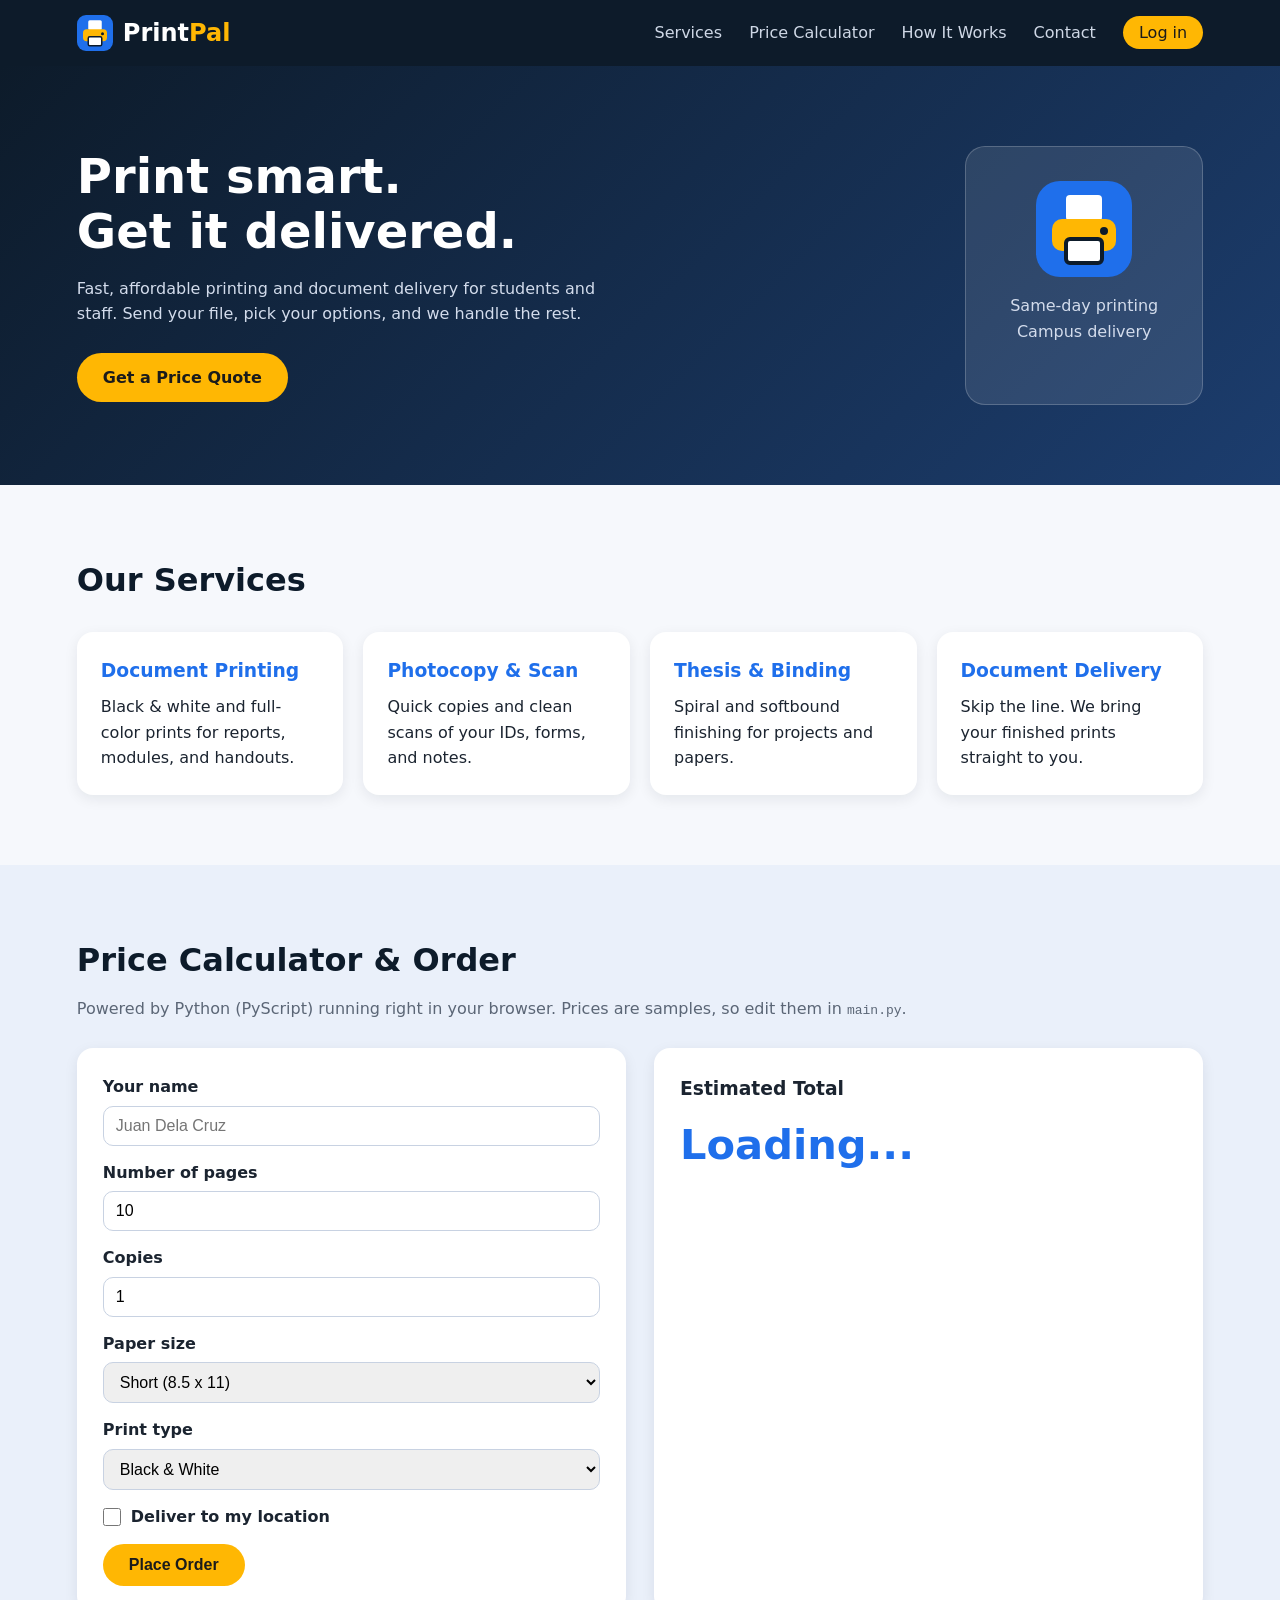
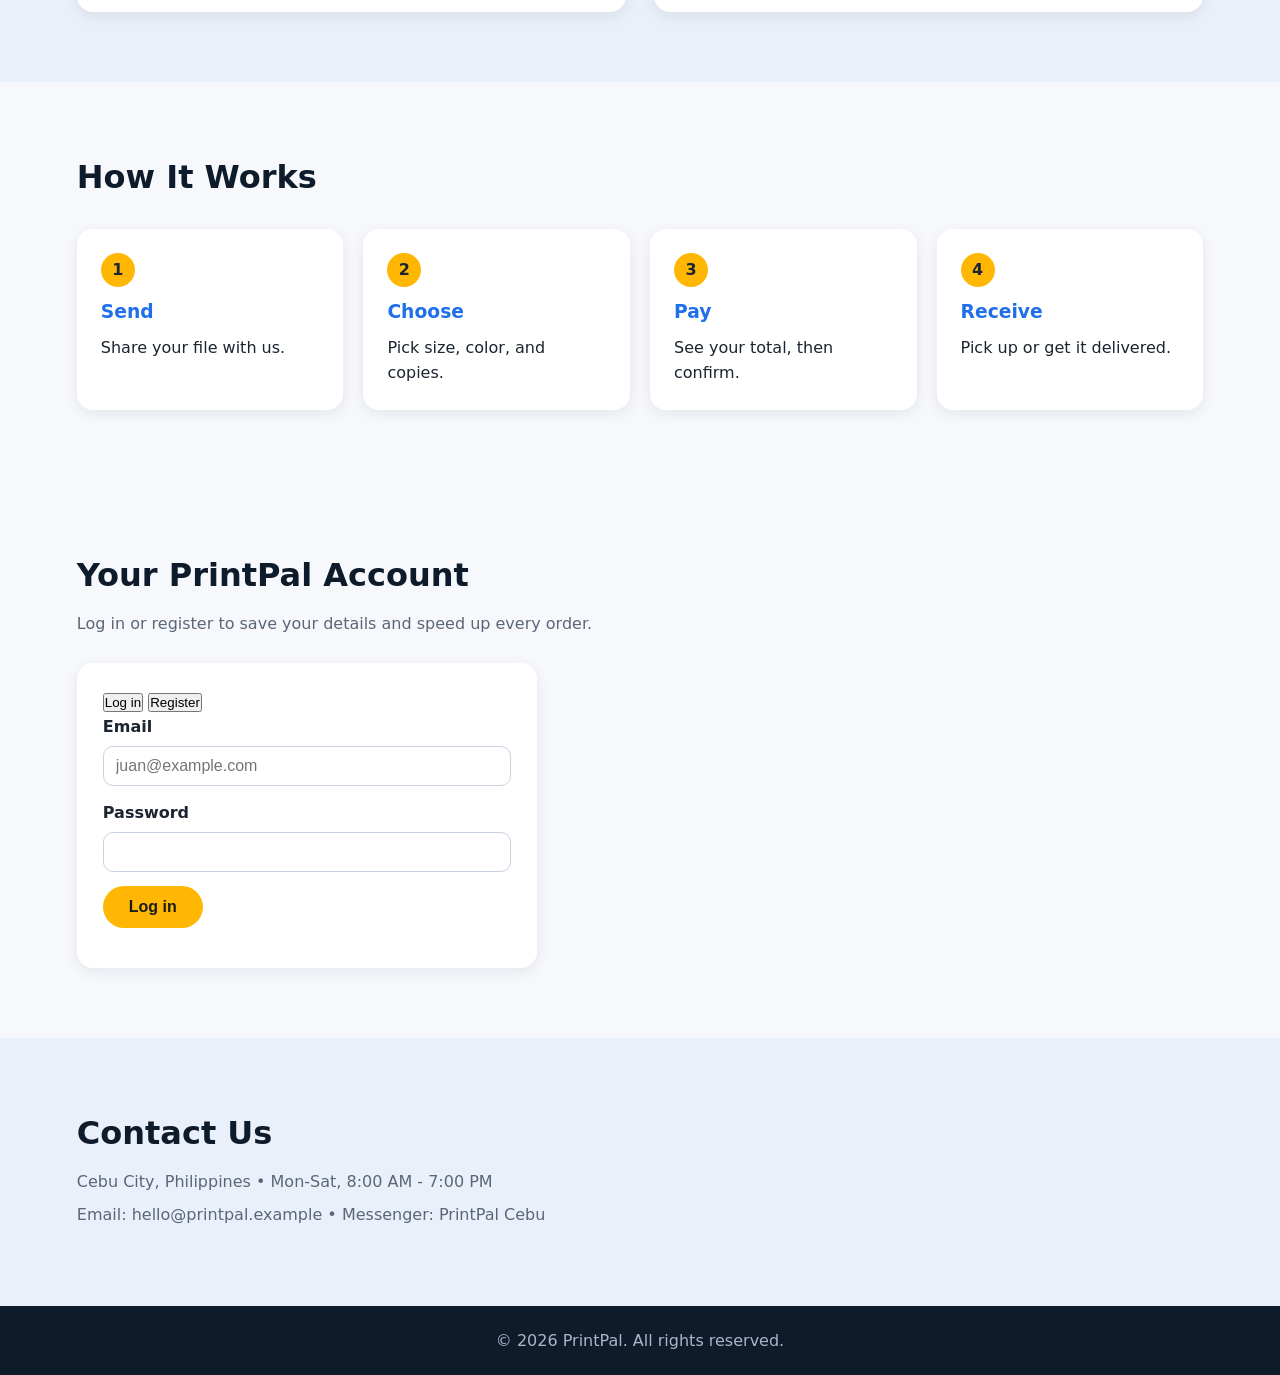
<file: index.html>
<!DOCTYPE html>
<html lang="en">
<head>
  <meta charset="UTF-8">
  <meta name="viewport" content="width=device-width, initial-scale=1">
  <title>PrintPal | Campus Printing & Document Delivery</title>
  <link rel="icon" href="data:image/svg+xml,%3Csvg%20xmlns%3D%22http%3A//www.w3.org/2000/svg%22%20viewBox%3D%220%200%2048%2048%22%20width%3D%2248%22%20height%3D%2248%22%20aria-hidden%3D%22true%22%3E%3Crect%20width%3D%2248%22%20height%3D%2248%22%20rx%3D%2212%22%20fill%3D%22%231f6feb%22/%3E%3Crect%20x%3D%2215%22%20y%3D%227%22%20width%3D%2218%22%20height%3D%2213%22%20rx%3D%222%22%20fill%3D%22%23fff%22/%3E%3Crect%20x%3D%228%22%20y%3D%2219%22%20width%3D%2232%22%20height%3D%2216%22%20rx%3D%225%22%20fill%3D%22%23ffb703%22/%3E%3Crect%20x%3D%2215%22%20y%3D%2229%22%20width%3D%2218%22%20height%3D%2212%22%20rx%3D%222%22%20fill%3D%22%23fff%22%20stroke%3D%22%230d1b2a%22%20stroke-width%3D%222%22/%3E%3Ccircle%20cx%3D%2234%22%20cy%3D%2225%22%20r%3D%222%22%20fill%3D%22%230d1b2a%22/%3E%3C/svg%3E">
  <link rel="stylesheet" href="style.css">
  <!-- PyScript (runs Python in the browser) -->
  <link rel="stylesheet" href="https://pyscript.net/releases/2024.11.1/core.css">
  <script type="module" src="https://pyscript.net/releases/2024.11.1/core.js"></script>
</head>
<body>

  <header class="nav">
    <a href="#home" class="logo"><svg class="logo-mark" viewBox="0 0 48 48" width="36" height="36" aria-hidden="true"><rect width="48" height="48" rx="12" fill="#1f6feb"/><rect x="15" y="7" width="18" height="13" rx="2" fill="#fff"/><rect x="8" y="19" width="32" height="16" rx="5" fill="#ffb703"/><rect x="15" y="29" width="18" height="12" rx="2" fill="#fff" stroke="#0d1b2a" stroke-width="2"/><circle cx="34" cy="25" r="2" fill="#0d1b2a"/></svg><b>Print<span>Pal</span></b></a>
    <nav>
      <a href="#services">Services</a>
      <a href="#calculator">Price Calculator</a>
      <a href="#how">How It Works</a>
      <a href="#contact">Contact</a>
      <a href="#register" class="nav-cta" id="nav-user">Log in</a>
      <button type="button" class="nav-logout" id="nav-logout" hidden>Log out</button>
    </nav>
  </header>

  <section id="home" class="hero">
    <div class="hero-text">
      <h1>Print smart.<br>Get it delivered.</h1>
      <p>Fast, affordable printing and document delivery for students and staff. Send your file, pick your options, and we handle the rest.</p>
      <a href="#calculator" class="btn">Get a Price Quote</a>
    </div>
    <div class="hero-card">
      <svg class="logo-mark" viewBox="0 0 48 48" width="96" height="96" aria-hidden="true"><rect width="48" height="48" rx="12" fill="#1f6feb"/><rect x="15" y="7" width="18" height="13" rx="2" fill="#fff"/><rect x="8" y="19" width="32" height="16" rx="5" fill="#ffb703"/><rect x="15" y="29" width="18" height="12" rx="2" fill="#fff" stroke="#0d1b2a" stroke-width="2"/><circle cx="34" cy="25" r="2" fill="#0d1b2a"/></svg>
      <p>Same-day printing<br>Campus delivery</p>
    </div>
  </section>

  <section id="services" class="section">
    <h2>Our Services</h2>
    <div class="grid">
      <article class="card"><h3>Document Printing</h3><p>Black &amp; white and full-color prints for reports, modules, and handouts.</p></article>
      <article class="card"><h3>Photocopy &amp; Scan</h3><p>Quick copies and clean scans of your IDs, forms, and notes.</p></article>
      <article class="card"><h3>Thesis &amp; Binding</h3><p>Spiral and softbound finishing for projects and papers.</p></article>
      <article class="card"><h3>Document Delivery</h3><p>Skip the line. We bring your finished prints straight to you.</p></article>
    </div>
  </section>

  <section id="calculator" class="section alt">
    <h2>Price Calculator &amp; Order</h2>
    <p class="sub">Powered by Python (PyScript) running right in your browser. Prices are samples, so edit them in <code>main.py</code>.</p>

    <div class="calc">
      <div class="form">
        <label>Your name
          <input type="text" id="name" placeholder="Juan Dela Cruz">
        </label>
        <label>Number of pages
          <input type="number" id="pages" value="10" min="1">
        </label>
        <label>Copies
          <input type="number" id="copies" value="1" min="1">
        </label>
        <label>Paper size
          <select id="paper">
            <option value="short">Short (8.5 x 11)</option>
            <option value="a4">A4</option>
            <option value="long">Long (8.5 x 13)</option>
          </select>
        </label>
        <label>Print type
          <select id="color">
            <option value="bw">Black &amp; White</option>
            <option value="color">Full Color</option>
          </select>
        </label>
        <label class="check">
          <input type="checkbox" id="delivery"> Deliver to my location
        </label>
        <button class="btn" id="order-btn" type="button">Place Order</button>
      </div>

      <div class="summary">
        <h3>Estimated Total</h3>
        <div id="total" class="total">Loading...</div>
        <div id="breakdown" class="breakdown"></div>
        <div id="message" class="message"></div>
      </div>
    </div>
  </section>

  <section id="how" class="section">
    <h2>How It Works</h2>
    <div class="grid steps">
      <div class="card"><span class="num">1</span><h3>Send</h3><p>Share your file with us.</p></div>
      <div class="card"><span class="num">2</span><h3>Choose</h3><p>Pick size, color, and copies.</p></div>
      <div class="card"><span class="num">3</span><h3>Pay</h3><p>See your total, then confirm.</p></div>
      <div class="card"><span class="num">4</span><h3>Receive</h3><p>Pick up or get it delivered.</p></div>
    </div>
  </section>

  <section id="register" class="section">
    <h2>Your PrintPal Account</h2>
    <p class="sub">Log in or register to save your details and speed up every order.</p>
    <div class="reg-box">
      <div class="tabs" id="tabs">
        <button type="button" class="tab active" id="tab-login">Log in</button>
        <button type="button" class="tab" id="tab-register">Register</button>
      </div>
      <form id="login-form" onsubmit="return false" novalidate>
        <label>Email <input type="email" id="login-email" placeholder="juan@example.com" autocomplete="email"></label>
        <label>Password <input type="password" id="login-pass" autocomplete="current-password"></label>
        <button class="btn" id="login-btn" type="button">Log in</button>
      </form>
      <form id="reg-form" onsubmit="return false" novalidate hidden>
        <label>Full name <input type="text" id="reg-name" placeholder="Juan Dela Cruz" autocomplete="name"></label>
        <label>Email <input type="email" id="reg-email" placeholder="juan@example.com" autocomplete="email"></label>
        <label>Student / Employee ID (optional) <input type="text" id="reg-id" placeholder="e.g. 2024-00123"></label>
        <label>Password <input type="password" id="reg-pass" placeholder="At least 6 characters" autocomplete="new-password"></label>
        <label>Confirm password <input type="password" id="reg-pass2" autocomplete="new-password"></label>
        <button class="btn" id="reg-btn" type="button">Register</button>
      </form>
      <div id="reg-done" class="reg-done" hidden>
        <h3 id="reg-welcome"></h3>
        <p>You're signed in. Your name is now filled in on the order form.</p>
        <button class="btn" id="logout-btn" type="button">Log out</button>
      </div>
      <div id="reg-msg" class="reg-msg"></div>
    </div>
  </section>

  <section id="contact" class="section alt">
    <h2>Contact Us</h2>
    <p class="sub">Cebu City, Philippines &bull; Mon-Sat, 8:00 AM - 7:00 PM</p>
    <p class="sub">Email: hello@printpal.example &bull; Messenger: PrintPal Cebu</p>
  </section>

  <footer>&copy; 2026 PrintPal. All rights reserved.</footer>

  <!-- Python logic lives in main.py -->
  <script type="py" src="./main.py" config='{"packages": []}'></script>
</body>
</html>
</file>
<file: style.css>
:root {
  --primary: #1f6feb;
  --dark: #0d1b2a;
  --accent: #ffb703;
  --bg: #f6f8fc;
  --card: #ffffff;
  --text: #1b2430;
  --muted: #5b6676;
}

* { box-sizing: border-box; margin: 0; padding: 0; }
html { scroll-behavior: smooth; }

body {
  font-family: "Segoe UI", system-ui, sans-serif;
  background: var(--bg);
  color: var(--text);
  line-height: 1.6;
}

/* Navigation */
.nav {
  position: sticky; top: 0; z-index: 10;
  display: flex; justify-content: space-between; align-items: center;
  padding: 14px 6%;
  background: var(--dark);
}
.logo { font-size: 1.5rem; font-weight: 800; color: #fff; text-decoration: none; }
.logo span { color: var(--accent); }
.nav nav a {
  color: #cfd8e6; text-decoration: none; margin-left: 22px; font-weight: 500;
}
.nav nav a:hover { color: var(--accent); }

/* Hero */
.hero {
  display: flex; align-items: center; justify-content: space-between; gap: 40px;
  padding: 80px 6%;
  background: linear-gradient(135deg, var(--dark), #1c3d6e);
  color: #fff;
}
.hero-text { max-width: 560px; }
.hero h1 { font-size: 3rem; line-height: 1.15; margin-bottom: 16px; }
.hero p { color: #d3dcec; margin-bottom: 26px; }
.hero-card {
  background: rgba(255,255,255,0.1);
  border: 1px solid rgba(255,255,255,0.2);
  border-radius: 20px; padding: 34px 44px; text-align: center;
}
.hero-card .big { font-size: 4.5rem; }

/* Buttons */
.btn {
  display: inline-block; border: none; cursor: pointer;
  background: var(--accent); color: #1b1b1b;
  padding: 12px 26px; border-radius: 999px;
  font-weight: 700; font-size: 1rem; text-decoration: none;
  transition: transform .15s, box-shadow .15s;
}
.btn:hover { transform: translateY(-2px); box-shadow: 0 6px 16px rgba(0,0,0,.2); }

/* Sections */
.section { padding: 70px 6%; }
.section.alt { background: #eaf0fa; }
.section h2 { font-size: 2rem; margin-bottom: 10px; color: var(--dark); }
.sub { color: var(--muted); margin-bottom: 8px; }

.grid {
  display: grid; gap: 20px; margin-top: 26px;
  grid-template-columns: repeat(auto-fit, minmax(220px, 1fr));
}
.card {
  background: var(--card); border-radius: 16px; padding: 24px;
  box-shadow: 0 4px 14px rgba(13,27,42,.08);
}
.card h3 { margin-bottom: 8px; color: var(--primary); }
.num {
  display: inline-grid; place-items: center;
  width: 34px; height: 34px; border-radius: 50%;
  background: var(--accent); font-weight: 800; margin-bottom: 10px;
}

/* Calculator */
.calc {
  display: grid; gap: 28px; margin-top: 26px;
  grid-template-columns: repeat(auto-fit, minmax(300px, 1fr));
}
.form, .summary {
  background: var(--card); border-radius: 16px; padding: 26px;
  box-shadow: 0 4px 14px rgba(13,27,42,.08);
}
.form label { display: block; font-weight: 600; margin-bottom: 14px; }
.form input[type="text"], .form input[type="number"], .form select {
  width: 100%; margin-top: 6px; padding: 10px 12px;
  border: 1px solid #c8d2e2; border-radius: 10px; font-size: 1rem;
}
.form input:focus, .form select:focus { outline: 2px solid var(--primary); }
.form .check { display: flex; align-items: center; gap: 10px; }
.form .check input { width: 18px; height: 18px; }

.total { font-size: 2.6rem; font-weight: 800; color: var(--primary); margin: 8px 0 14px; }
.breakdown p { display: flex; justify-content: space-between; padding: 6px 0; border-bottom: 1px dashed #d5dcea; }
.message {
  margin-top: 16px; padding: 0; color: #1a7f37; font-weight: 600; white-space: pre-line;
}
.message.show { padding: 14px; background: #e8f7ec; border-radius: 10px; }

footer { text-align: center; padding: 22px; background: var(--dark); color: #aab6c9; }

@media (max-width: 720px) {
  .hero { flex-direction: column; text-align: center; padding: 56px 6%; }
  .hero h1 { font-size: 2.2rem; }
  .nav nav a { margin-left: 12px; font-size: .9rem; }
}

/* Logo */
.logo { display: flex; align-items: center; gap: 10px; }
.logo b { font-weight: 800; }
.logo-mark { flex-shrink: 0; }
.nav-cta {
  background: var(--accent); color: #1b1b1b !important;
  padding: 7px 16px; border-radius: 999px; font-weight: 700;
}
.nav-cta:hover { color: #1b1b1b !important; filter: brightness(1.08); }
.hero-card .logo-mark { margin-bottom: 8px; }

/* Register */
.reg-box {
  max-width: 460px; margin-top: 26px; background: var(--card);
  border-radius: 16px; padding: 26px; box-shadow: 0 4px 14px rgba(13,27,42,.08);
}
.reg-box label { display: block; font-weight: 600; margin-bottom: 14px; }
.reg-box input {
  width: 100%; margin-top: 6px; padding: 10px 12px;
  border: 1px solid #c8d2e2; border-radius: 10px; font-size: 1rem;
}
.reg-box input:focus { outline: 2px solid var(--primary); }
.reg-done h3 { color: var(--primary); margin-bottom: 6px; }
.reg-done p { color: var(--muted); margin-bottom: 14px; }
.reg-msg { margin-top: 14px; font-weight: 600; }
.reg-msg.ok { color: #1a7f37; }
.reg-msg.err { color: #c62828; }

/* Order received */
.received { display: flex; align-items: center; gap: 12px; padding: 14px; background: #e8f7ec; border-radius: 12px; margin-bottom: 8px; }
.check-badge { width: 40px; height: 40px; border-radius: 50%; background: #1a7f37; color: #fff; display: grid; place-items: center; font-size: 1.3rem; flex-shrink: 0; }
.received strong { display: block; color: #1a7f37; font-size: 1.1rem; }
.status { display: inline-block; margin-top: 2px; padding: 2px 10px; border-radius: 999px; background: #1a7f37; color: #fff; font-size: .8rem; font-weight: 700; }
.rcpt { display: flex; justify-content: space-between; gap: 12px; padding: 6px 0; border-bottom: 1px dashed #d5dcea; color: var(--text); font-weight: 500; }
.rcpt span:first-child { color: var(--muted); }
</file>
